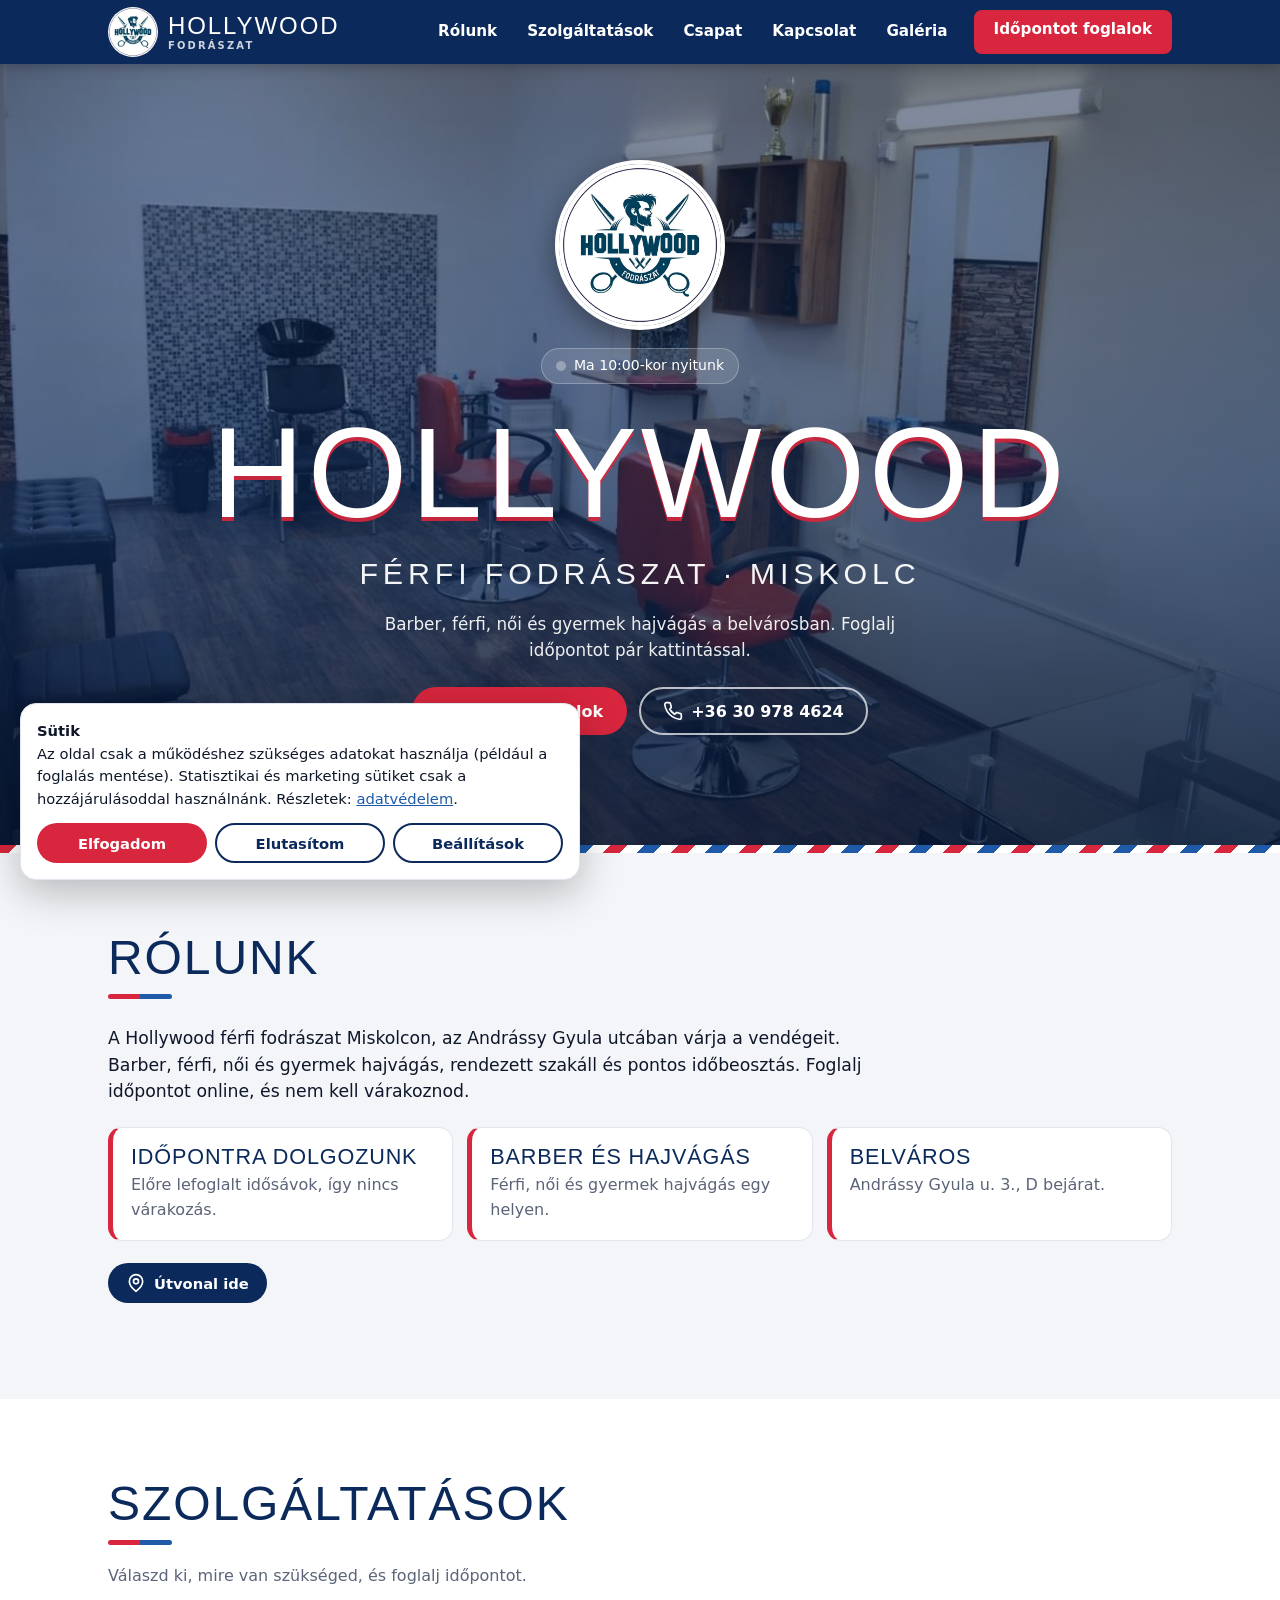
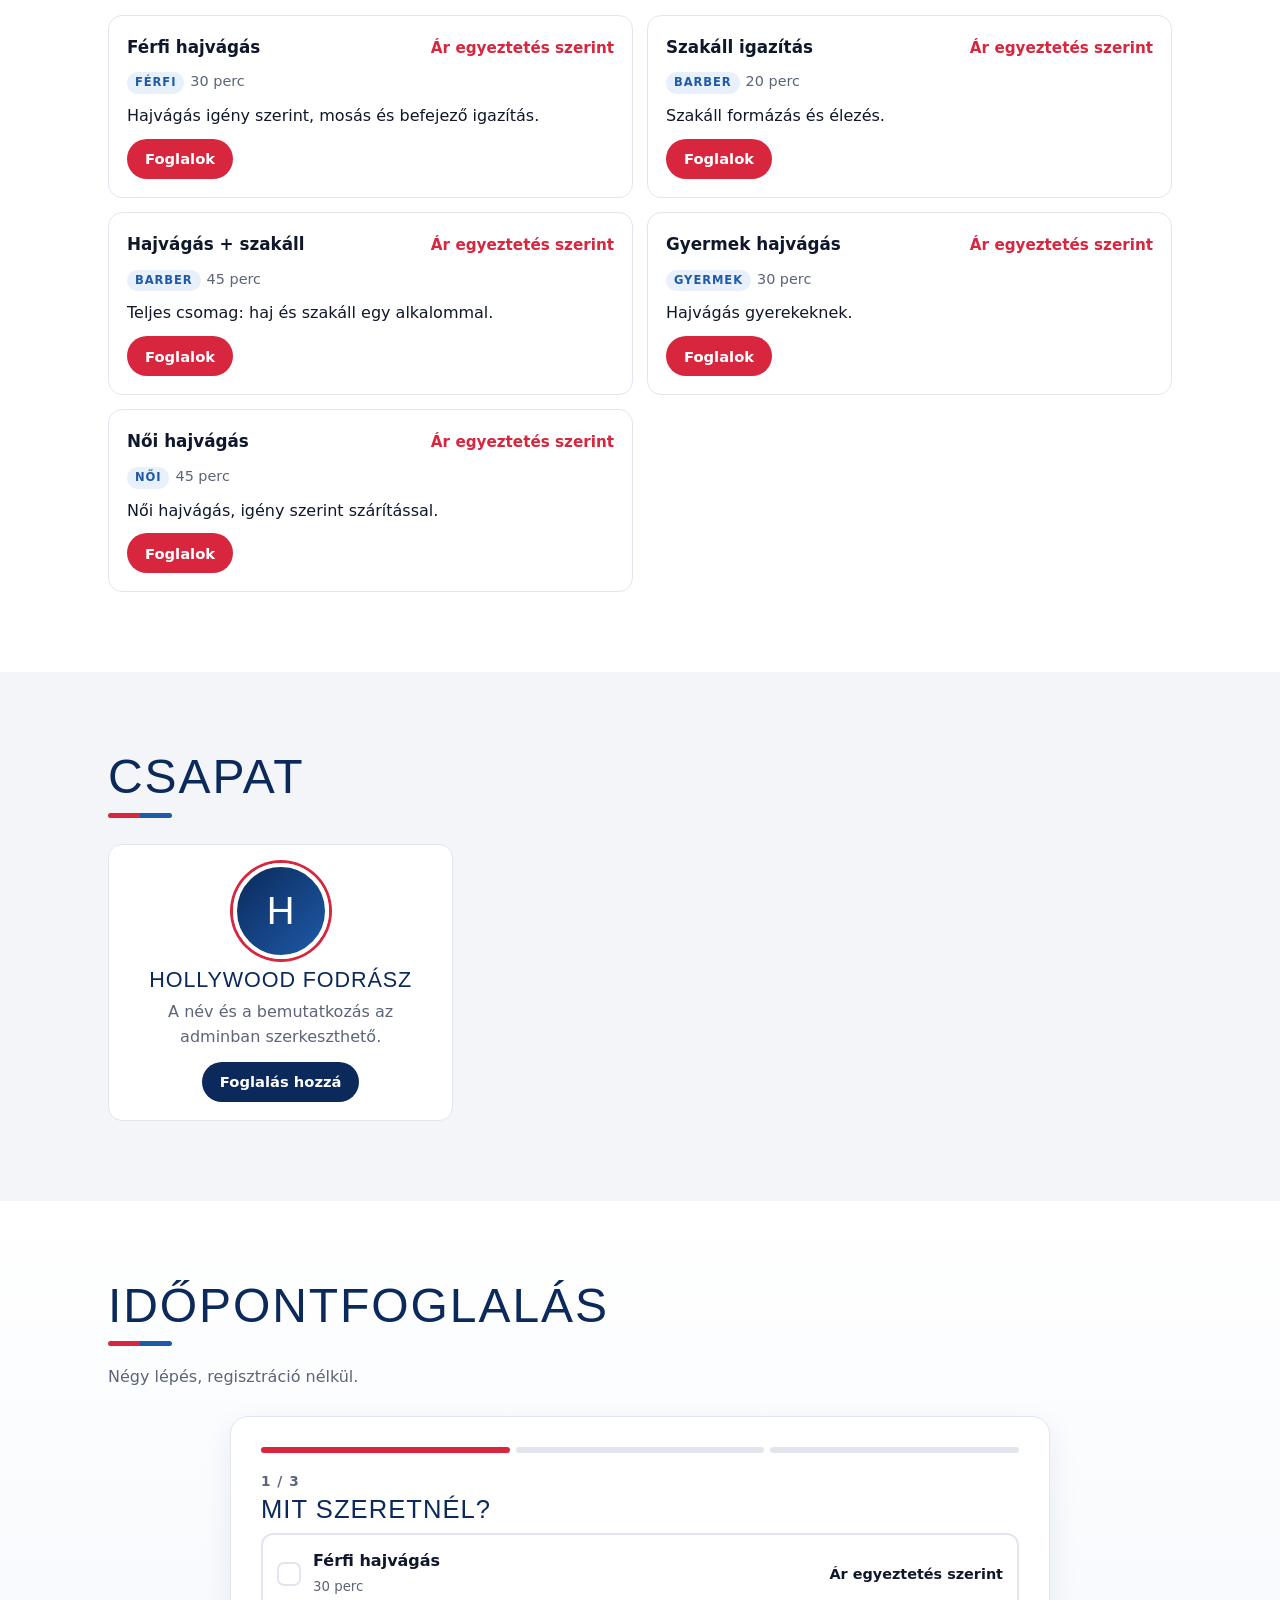
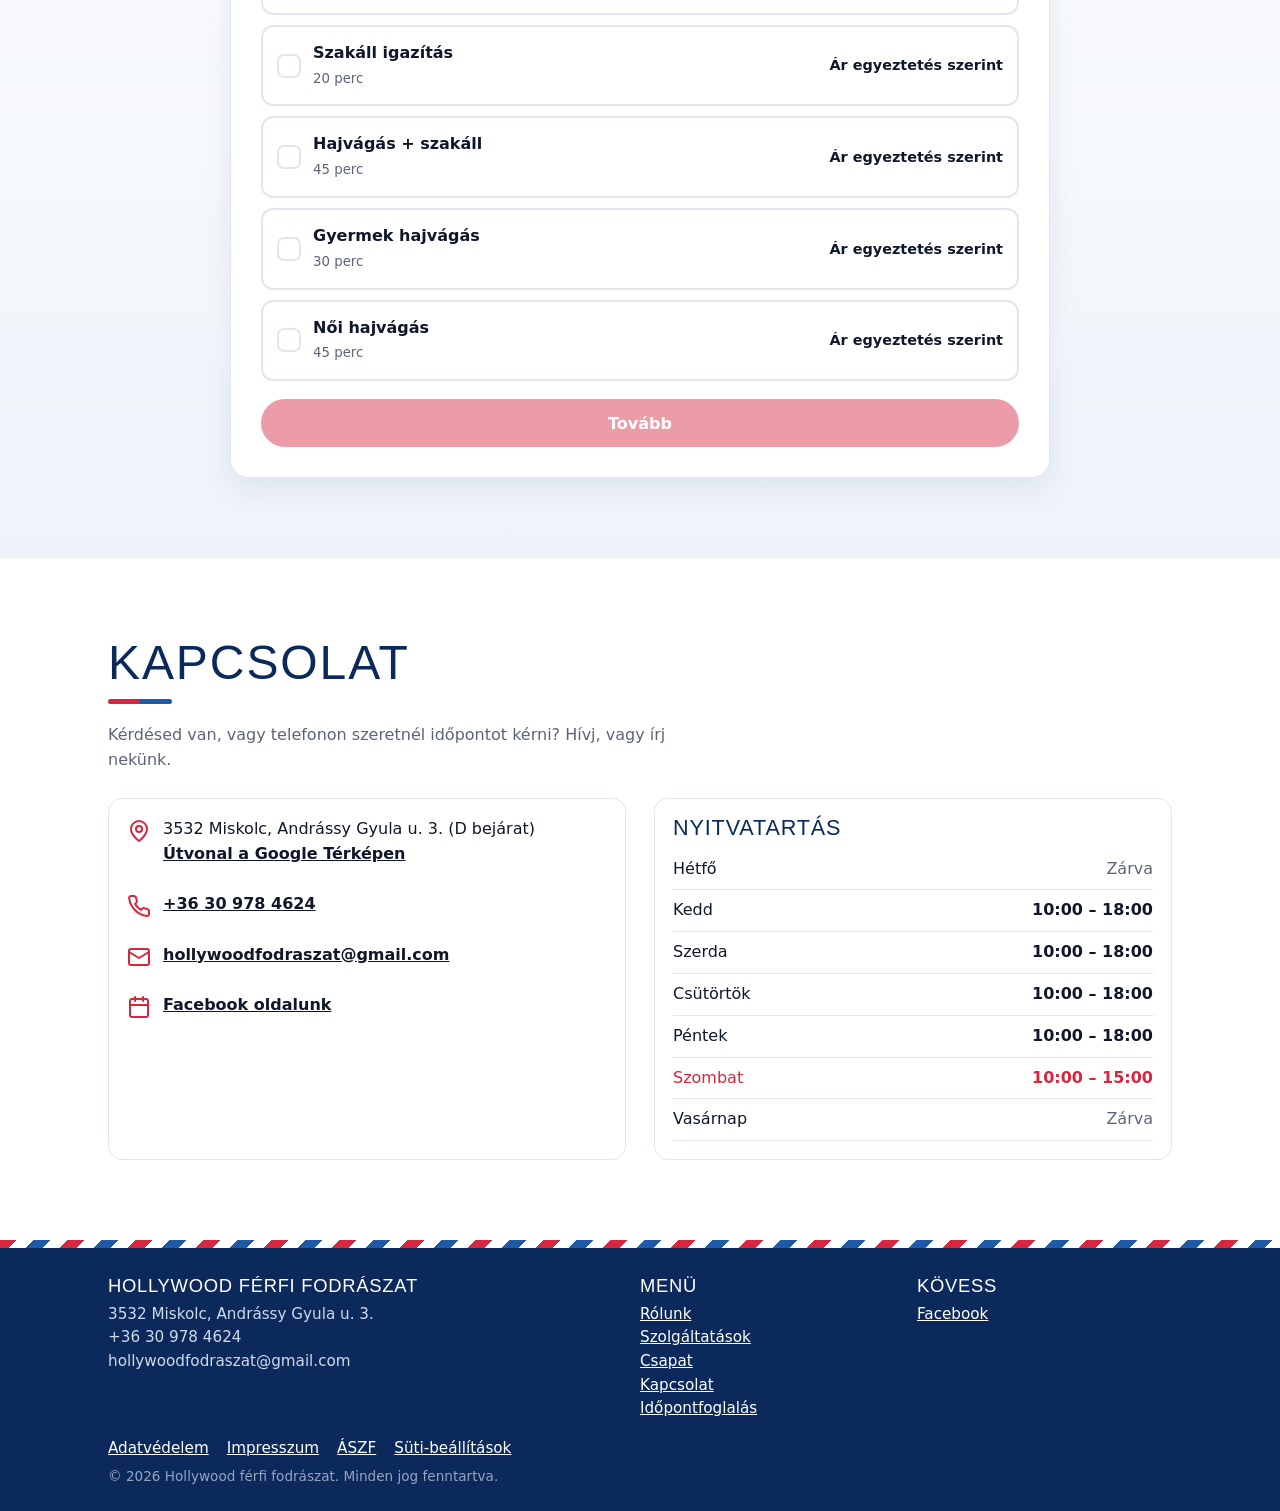
<file: index.html>
<!DOCTYPE html>
<html lang="hu">
<head>
  <meta charset="utf-8">
  <meta name="viewport" content="width=device-width, initial-scale=1, viewport-fit=cover">
  <title>Férfi fodrászat Miskolc, online időpontfoglalás | Hollywood</title>
  <meta name="description" content="Hollywood férfi fodrászat Miskolcon, Andrássy Gyula u. 3. Barber, férfi, női és gyermek hajvágás. Foglalj időpontot online.">
  <meta name="theme-color" content="#0B2A5B">
  <!-- FONTOS: éles indításkor töröld ezt a sort, különben a Google nem indexeli az oldalt. -->
  <meta name="robots" content="noindex, nofollow">
  <meta property="og:title" content="Hollywood férfi fodrászat – Miskolc">
  <meta property="og:description" content="Barber, férfi, női és gyermek hajvágás. Online időpontfoglalás.">
  <meta property="og:type" content="website">
  <meta property="og:locale" content="hu_HU">
  <meta property="og:image" content="assets/img/og.jpg">
  <link rel="icon" type="image/png" href="assets/img/favicon.png">
  <link rel="apple-touch-icon" href="assets/img/apple-touch-icon.png">
  <link rel="stylesheet" href="assets/css/style.css">
  <script type="application/ld+json">
  {
    "@context": "https://schema.org",
    "@type": "HairSalon",
    "name": "Hollywood férfi fodrászat",
    "telephone": "+36309784624",
    "email": "hollywoodfodraszat@gmail.com",
    "priceRange": "$$",
    "address": { "@type": "PostalAddress", "streetAddress": "Andrássy Gyula u. 3.", "addressLocality": "Miskolc", "postalCode": "3532", "addressCountry": "HU" },
    "openingHoursSpecification": [
      { "@type": "OpeningHoursSpecification", "dayOfWeek": ["Tuesday", "Wednesday", "Thursday", "Friday"], "opens": "10:00", "closes": "18:00" },
      { "@type": "OpeningHoursSpecification", "dayOfWeek": "Saturday", "opens": "10:00", "closes": "15:00" }
    ],
    "sameAs": ["https://www.facebook.com/hollywoodfodraszat/"]
  }
  </script>
</head>
<body>
  <a class="skip" href="#foglalas">Ugrás a foglaláshoz</a>

  <header class="site-header">
    <div class="wrap">
      <a class="brand" href="#top" aria-label="Hollywood férfi fodrászat – kezdőlap">
        <span class="brand-logo" id="brandLogo"></span>
        <span class="brand-text" id="brandText">Hollywood<small>Fodrászat</small></span>
      </a>
      <a class="btn btn-line btn-sm gal-btn" id="galBtn" href="galeria.html" hidden>Galéria</a>
      <button class="nav-toggle" id="navToggle" aria-expanded="false" aria-controls="nav" aria-label="Menü">
        <svg viewBox="0 0 24 24" fill="none" stroke="currentColor" stroke-width="2.4" stroke-linecap="round"><path d="M4 7h16M4 12h16M4 17h16"/></svg>
      </button>
      <nav class="nav" id="nav" aria-label="Fő menü"></nav>
    </div>
  </header>

  <main id="top">
    <section class="hero" id="hero"></section>
    <div class="stripe"></div>
    <section id="rolunk"></section>
    <section id="szolgaltatasok" class="alt"></section>
    <section id="csapat"></section>
    <section id="foglalas" class="booking"></section>
    <section id="ajandekkartya" hidden></section>
    <section id="kapcsolat" class="alt"></section>
  </main>

  <footer>
    <div class="stripe" style="margin:-36px 0 28px"></div>
    <div class="wrap">
      <div class="cols" id="footCols"></div>
      <div class="legal-links">
        <a href="adatvedelem.html">Adatvédelem</a>
        <a href="impresszum.html">Impresszum</a>
        <a href="aszf.html">ÁSZF</a>
        <a href="#" id="cookieOpen">Süti-beállítások</a>
      </div>
      <div class="copy" id="copy"></div>
    </div>
  </footer>

  <div class="mobile-bar" id="mobileBar"></div>
  <div class="cookie" id="cookie" hidden></div>
  <div id="toast" class="sr" role="status" aria-live="polite"></div>

  <script src="assets/js/data.js"></script>
  <script src="assets/js/common.js"></script>
  <script src="assets/js/app.js"></script>
</body>
</html>
</file>
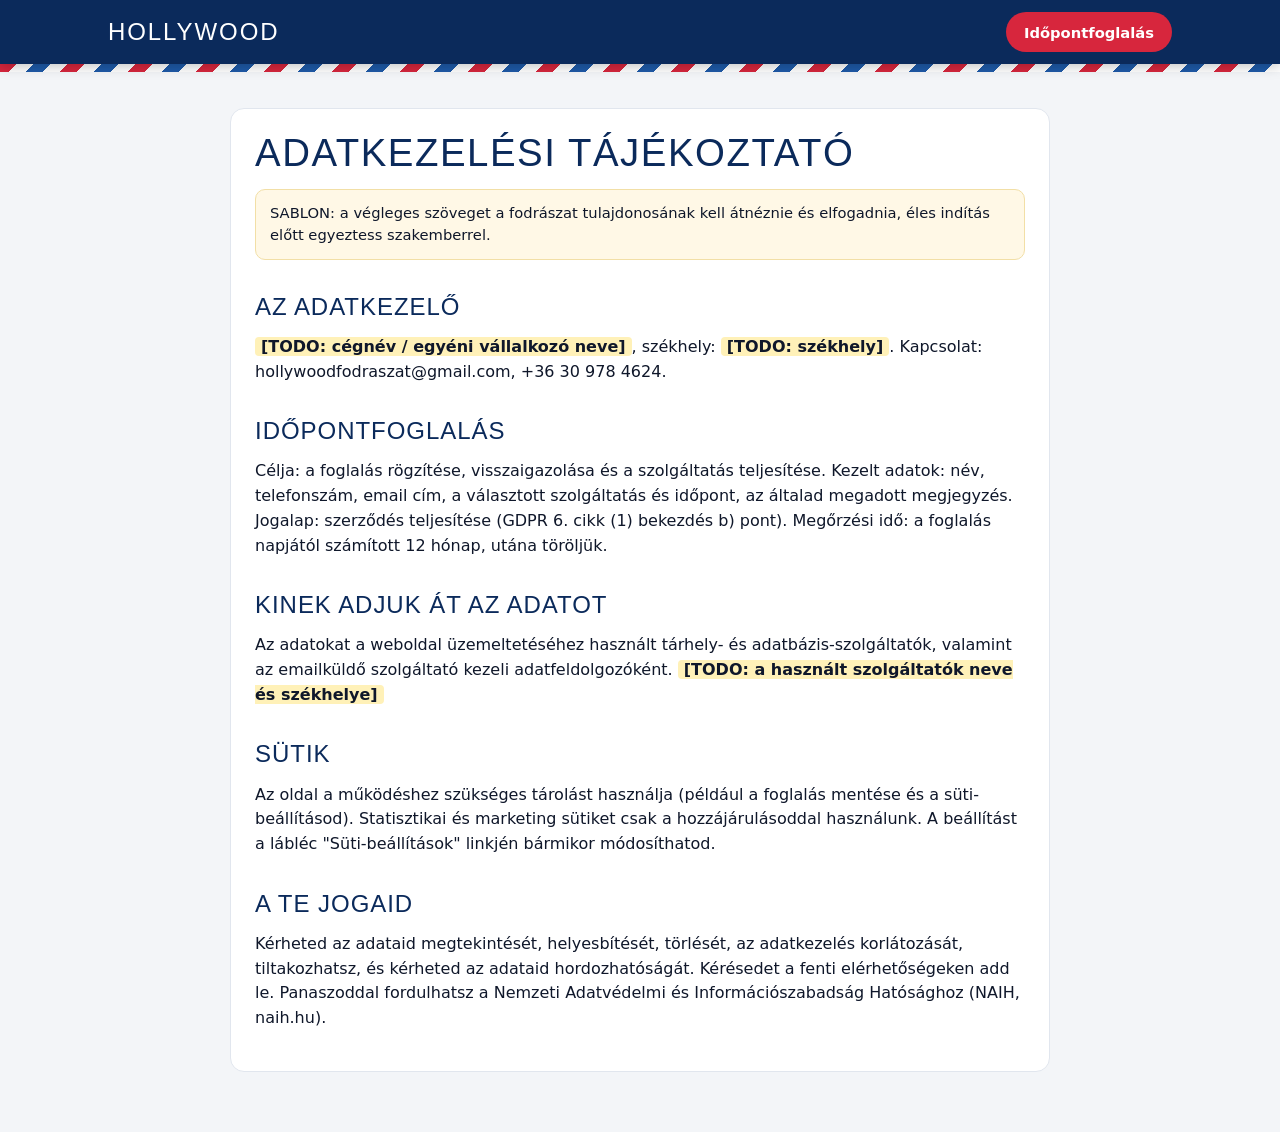
<file: adatvedelem.html>
<!DOCTYPE html>
<html lang="hu">
<head>
  <meta charset="utf-8">
  <meta name="viewport" content="width=device-width, initial-scale=1">
  <meta name="robots" content="noindex">
  <title>Adatkezelési tájékoztató | Hollywood férfi fodrászat</title>
  <link rel="stylesheet" href="assets/css/style.css">
</head>
<body>
  <header class="site-header"><div class="wrap"><a class="brand" href="index.html"><span class="brand-text" id="brandName">Hollywood</span></a><a class="btn btn-red btn-sm" href="index.html#foglalas">Időpontfoglalás</a></div></header>
  <div class="stripe"></div>
  <main class="legal"><div class="wrap"><div class="card">
    <h1>Adatkezelési tájékoztató</h1>
    <p class="draft">SABLON: a végleges szöveget a fodrászat tulajdonosának kell átnéznie és elfogadnia, éles indítás előtt egyeztess szakemberrel.</p>
    <h2>Az adatkezelő</h2>
    <p><span data-f="legal.companyName" data-label="cégnév / egyéni vállalkozó neve"></span>, székhely: <span data-f="legal.seat" data-label="székhely"></span>. Kapcsolat: <span data-f="business.email"></span>, <span data-f="business.phoneDisplay"></span>.</p>
    <h2>Időpontfoglalás</h2>
    <p>Célja: a foglalás rögzítése, visszaigazolása és a szolgáltatás teljesítése. Kezelt adatok: név, telefonszám, email cím, a választott szolgáltatás és időpont, az általad megadott megjegyzés. Jogalap: szerződés teljesítése (GDPR 6. cikk (1) bekezdés b) pont). Megőrzési idő: a foglalás napjától számított <span data-f="legal.retentionMonths"></span> hónap, utána töröljük.</p>
    <h2>Kinek adjuk át az adatot</h2>
    <p>Az adatokat a weboldal üzemeltetéséhez használt tárhely- és adatbázis-szolgáltatók, valamint az emailküldő szolgáltató kezeli adatfeldolgozóként. <span class="todo">[TODO: a használt szolgáltatók neve és székhelye]</span></p>
    <h2>Sütik</h2>
    <p>Az oldal a működéshez szükséges tárolást használja (például a foglalás mentése és a süti-beállításod). Statisztikai és marketing sütiket csak a hozzájárulásoddal használunk. A beállítást a lábléc "Süti-beállítások" linkjén bármikor módosíthatod.</p>
    <h2>A te jogaid</h2>
    <p>Kérheted az adataid megtekintését, helyesbítését, törlését, az adatkezelés korlátozását, tiltakozhatsz, és kérheted az adataid hordozhatóságát. Kérésedet a fenti elérhetőségeken add le. Panaszoddal fordulhatsz a Nemzeti Adatvédelmi és Információszabadság Hatósághoz (NAIH, naih.hu).</p>
  </div></div></main>
  <script src="assets/js/data.js"></script>
  <script src="assets/js/common.js"></script>
  <script src="assets/js/legal.js"></script>
</body>
</html>
</file>
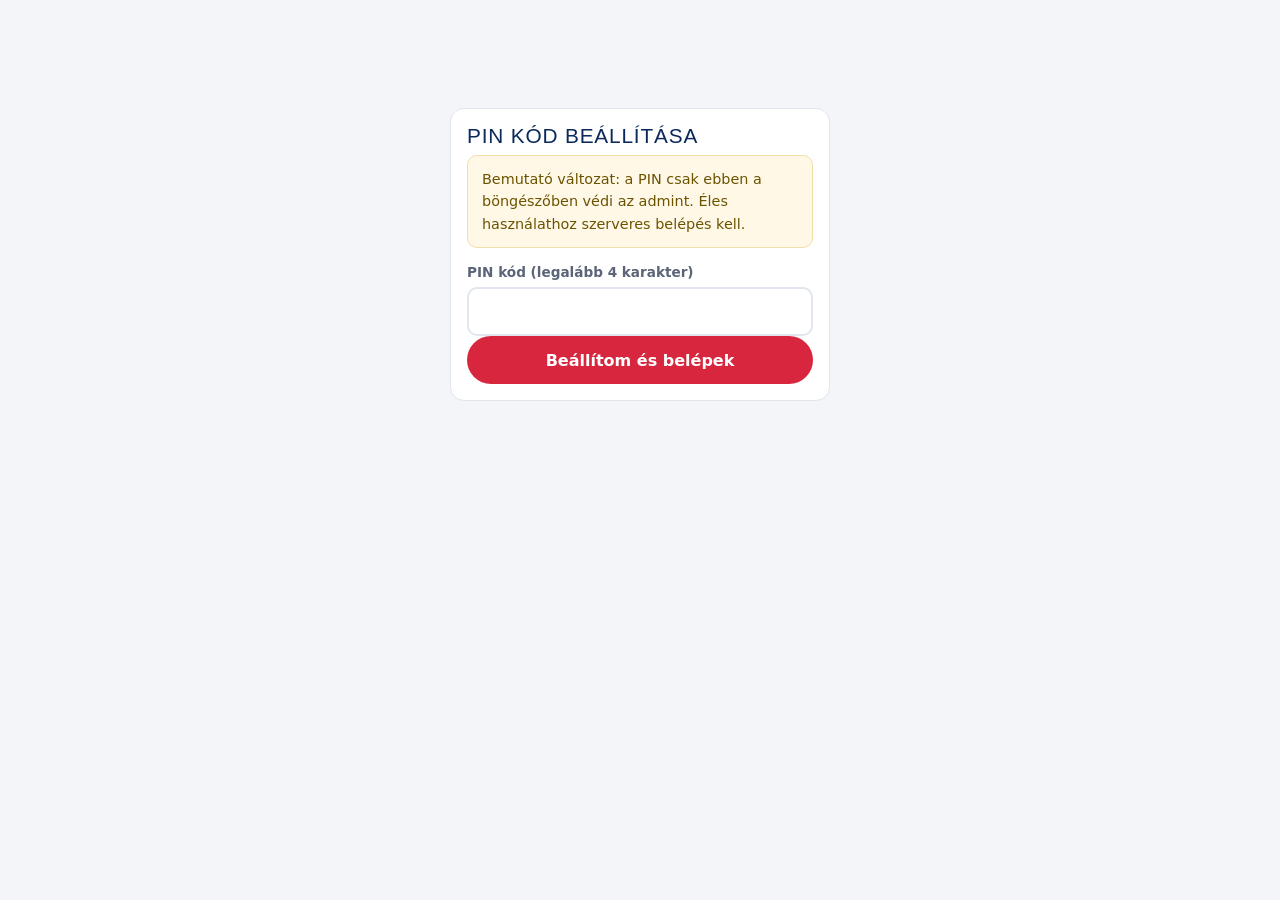
<file: admin.html>
<!DOCTYPE html>
<html lang="hu">
<head>
  <meta charset="utf-8">
  <meta name="viewport" content="width=device-width, initial-scale=1, viewport-fit=cover">
  <meta name="robots" content="noindex, nofollow">
  <title>Admin | Hollywood fodrászat</title>
  <link rel="stylesheet" href="assets/css/style.css">
  <link rel="stylesheet" href="assets/css/admin.css">
</head>
<body class="admin">
  <div id="app"></div>
  <div id="toast" role="status" aria-live="polite"></div>
  <script src="assets/js/data.js"></script>
  <script src="assets/js/common.js"></script>
  <script src="assets/js/admin.js"></script>
</body>
</html>
</file>
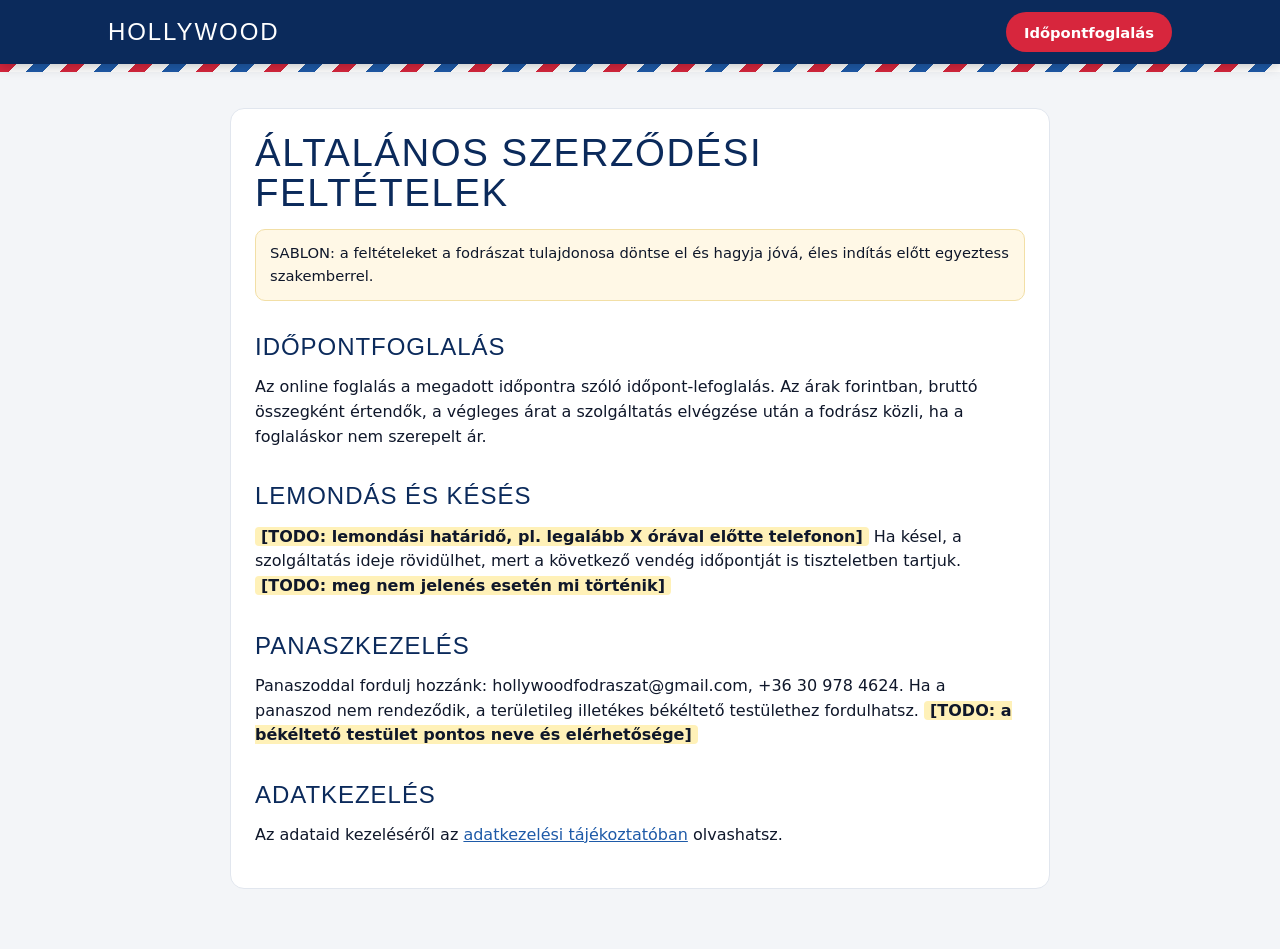
<file: aszf.html>
<!DOCTYPE html>
<html lang="hu">
<head>
  <meta charset="utf-8">
  <meta name="viewport" content="width=device-width, initial-scale=1">
  <meta name="robots" content="noindex">
  <title>ÁSZF | Hollywood férfi fodrászat</title>
  <link rel="stylesheet" href="assets/css/style.css">
</head>
<body>
  <header class="site-header"><div class="wrap"><a class="brand" href="index.html"><span class="brand-text" id="brandName">Hollywood</span></a><a class="btn btn-red btn-sm" href="index.html#foglalas">Időpontfoglalás</a></div></header>
  <div class="stripe"></div>
  <main class="legal"><div class="wrap"><div class="card">
    <h1>Általános szerződési feltételek</h1>
    <p class="draft">SABLON: a feltételeket a fodrászat tulajdonosa döntse el és hagyja jóvá, éles indítás előtt egyeztess szakemberrel.</p>
    <h2>Időpontfoglalás</h2>
    <p>Az online foglalás a megadott időpontra szóló időpont-lefoglalás. Az árak forintban, bruttó összegként értendők, a végleges árat a szolgáltatás elvégzése után a fodrász közli, ha a foglaláskor nem szerepelt ár.</p>
    <h2>Lemondás és késés</h2>
    <p><span class="todo">[TODO: lemondási határidő, pl. legalább X órával előtte telefonon]</span> Ha késel, a szolgáltatás ideje rövidülhet, mert a következő vendég időpontját is tiszteletben tartjuk. <span class="todo">[TODO: meg nem jelenés esetén mi történik]</span></p>
    <h2>Panaszkezelés</h2>
    <p>Panaszoddal fordulj hozzánk: <span data-f="business.email"></span>, <span data-f="business.phoneDisplay"></span>. Ha a panaszod nem rendeződik, a területileg illetékes békéltető testülethez fordulhatsz. <span class="todo">[TODO: a békéltető testület pontos neve és elérhetősége]</span></p>
    <h2>Adatkezelés</h2>
    <p>Az adataid kezeléséről az <a href="adatvedelem.html">adatkezelési tájékoztatóban</a> olvashatsz.</p>
  </div></div></main>
  <script src="assets/js/data.js"></script>
  <script src="assets/js/common.js"></script>
  <script src="assets/js/legal.js"></script>
</body>
</html>
</file>
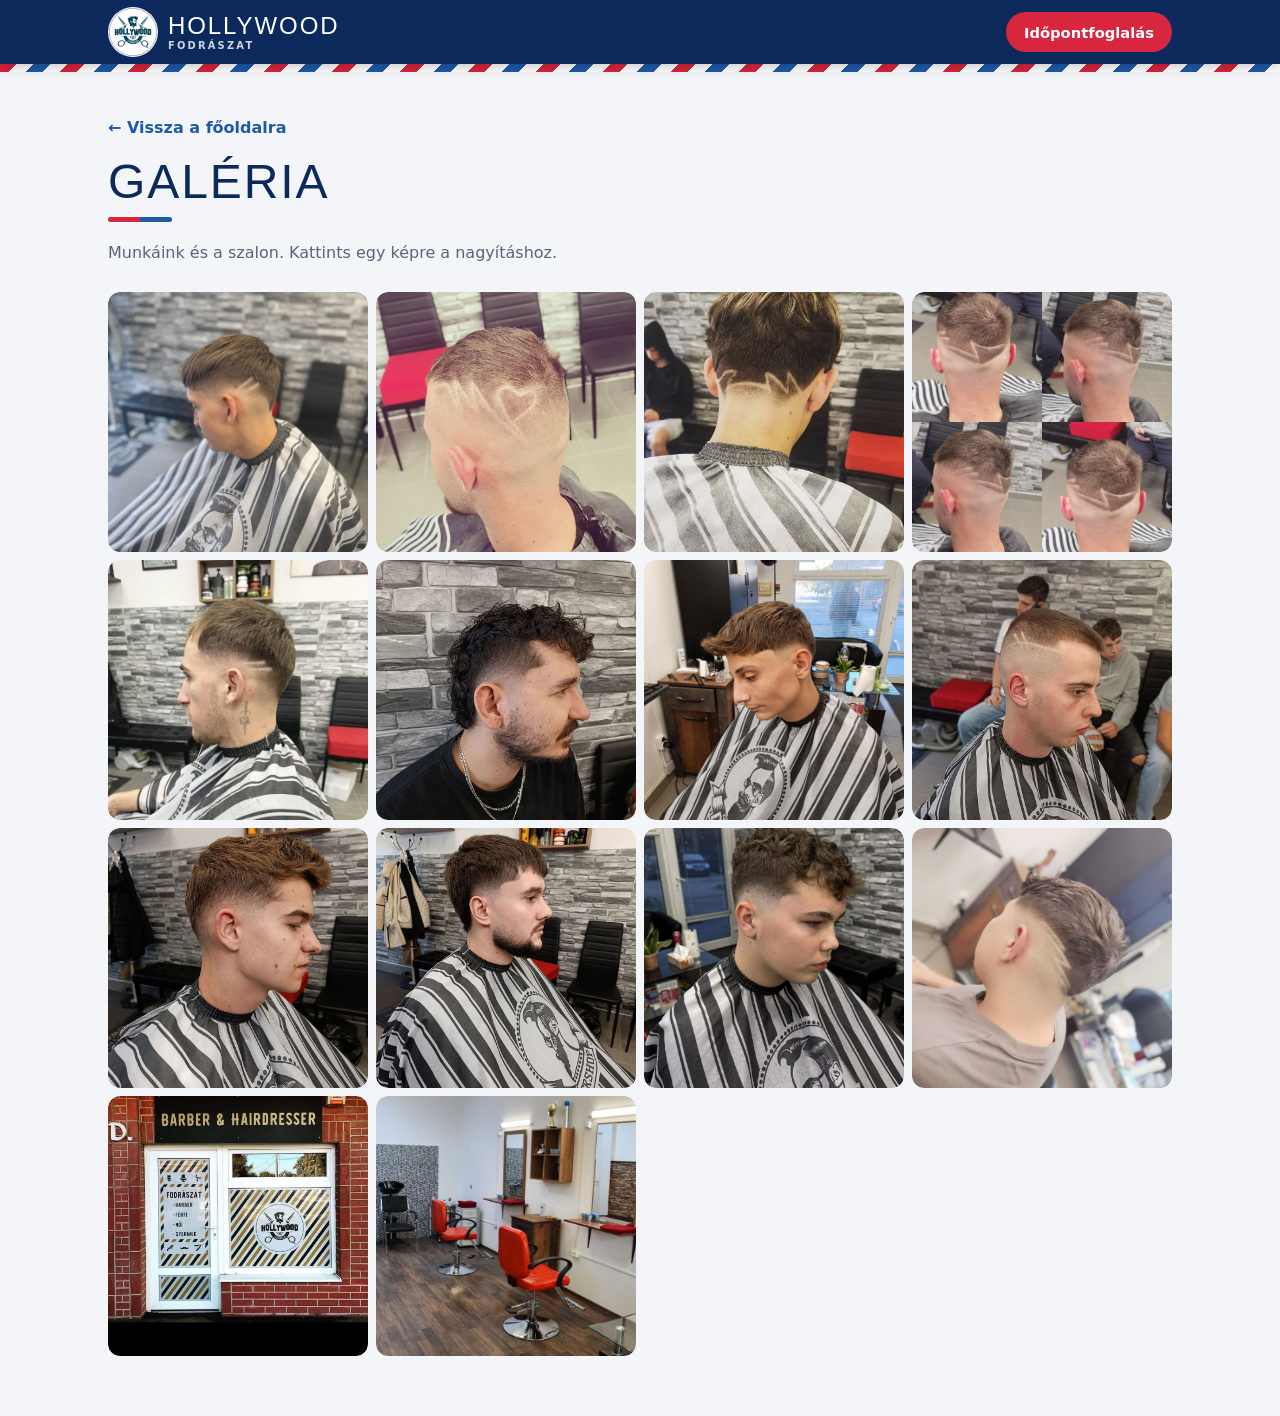
<file: galeria.html>
<!DOCTYPE html>
<html lang="hu">
<head>
  <meta charset="utf-8">
  <meta name="viewport" content="width=device-width, initial-scale=1, viewport-fit=cover">
  <meta name="robots" content="noindex, nofollow">
  <title>Galéria | Hollywood férfi fodrászat</title>
  <meta name="theme-color" content="#0B2A5B">
  <link rel="icon" type="image/png" href="assets/img/favicon.png">
  <link rel="stylesheet" href="assets/css/style.css">
</head>
<body>
  <header class="site-header"><div class="wrap">
    <a class="brand" href="index.html" aria-label="Vissza a kezdőlapra"><span class="brand-logo" id="brandLogo"></span><span class="brand-text" id="brandText">Hollywood<small>Fodrászat</small></span></a>
    <a class="btn btn-red btn-sm" href="index.html#foglalas">Időpontfoglalás</a>
  </div></header>
  <div class="stripe"></div>
  <main class="gallery-page"><div class="wrap">
    <p><a class="back" href="index.html">&larr; Vissza a főoldalra</a></p>
    <div class="sec-head"><h2>Galéria</h2><p>Munkáink és a szalon. Kattints egy képre a nagyításhoz.</p></div>
    <div class="grid gallery" id="galGrid"></div>
  </div></main>
  <script src="assets/js/data.js"></script>
  <script src="assets/js/common.js"></script>
  <script src="assets/js/gallery.js"></script>
</body>
</html>
</file>
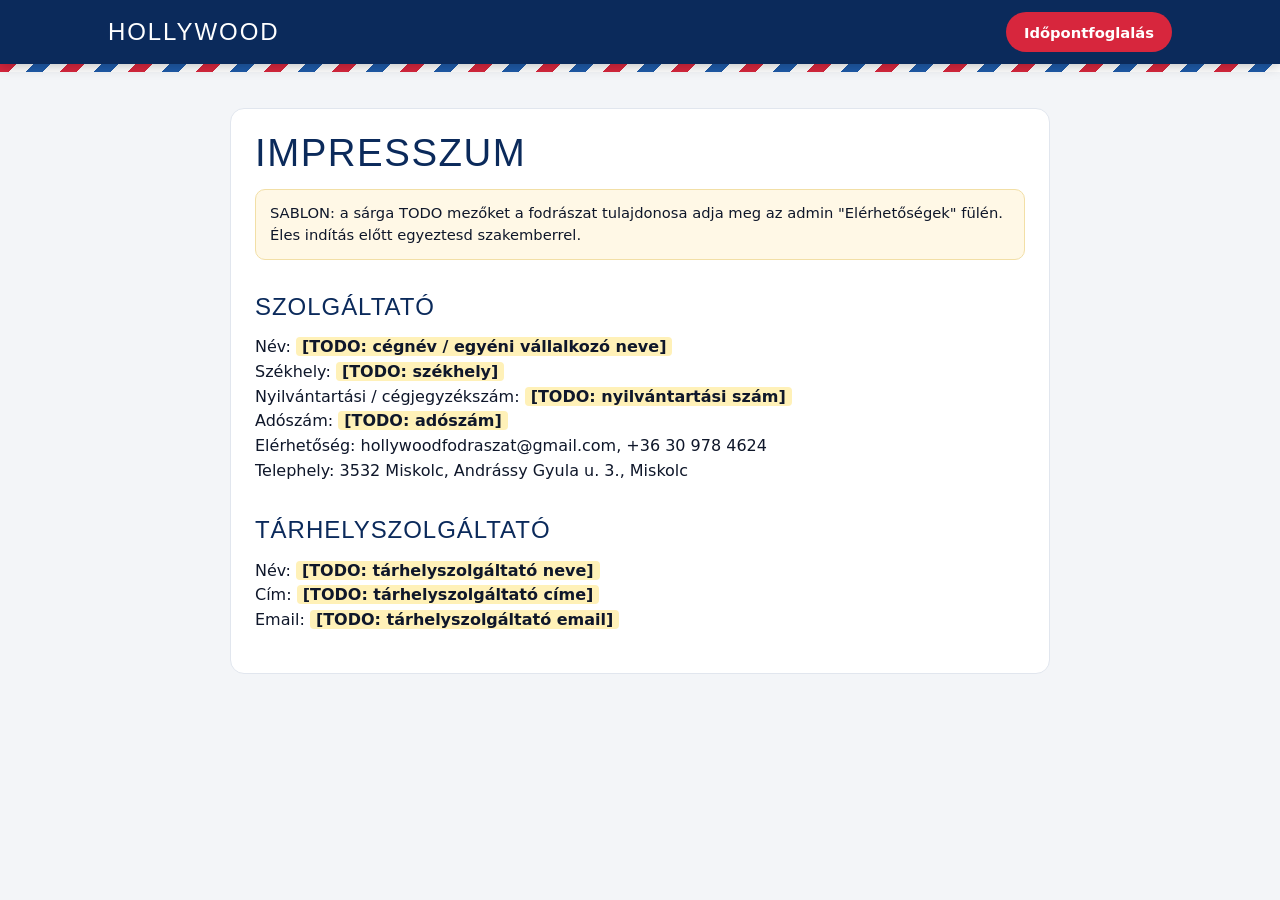
<file: impresszum.html>
<!DOCTYPE html>
<html lang="hu">
<head>
  <meta charset="utf-8">
  <meta name="viewport" content="width=device-width, initial-scale=1">
  <meta name="robots" content="noindex">
  <title>Impresszum | Hollywood férfi fodrászat</title>
  <link rel="stylesheet" href="assets/css/style.css">
</head>
<body>
  <header class="site-header"><div class="wrap"><a class="brand" href="index.html"><span class="brand-text" id="brandName">Hollywood</span></a><a class="btn btn-red btn-sm" href="index.html#foglalas">Időpontfoglalás</a></div></header>
  <div class="stripe"></div>
  <main class="legal"><div class="wrap"><div class="card">
    <h1>Impresszum</h1>
    <p class="draft">SABLON: a sárga TODO mezőket a fodrászat tulajdonosa adja meg az admin "Elérhetőségek" fülén. Éles indítás előtt egyeztesd szakemberrel.</p>
    <h2>Szolgáltató</h2>
    <p>Név: <span data-f="legal.companyName" data-label="cégnév / egyéni vállalkozó neve"></span><br>
    Székhely: <span data-f="legal.seat" data-label="székhely"></span><br>
    Nyilvántartási / cégjegyzékszám: <span data-f="legal.regNumber" data-label="nyilvántartási szám"></span><br>
    Adószám: <span data-f="legal.taxNumber" data-label="adószám"></span><br>
    Elérhetőség: <span data-f="business.email"></span>, <span data-f="business.phoneDisplay"></span><br>
    Telephely: <span data-f="business.address"></span>, Miskolc</p>
    <h2>Tárhelyszolgáltató</h2>
    <p>Név: <span data-f="legal.hostName" data-label="tárhelyszolgáltató neve"></span><br>
    Cím: <span data-f="legal.hostAddress" data-label="tárhelyszolgáltató címe"></span><br>
    Email: <span data-f="legal.hostEmail" data-label="tárhelyszolgáltató email"></span></p>
  </div></div></main>
  <script src="assets/js/data.js"></script>
  <script src="assets/js/common.js"></script>
  <script src="assets/js/legal.js"></script>
</body>
</html>
</file>
<file: assets/css/style.css>
/* Hollywood férfi fodrászat – stílus. Mobil first, 860px-től asztali elrendezés. */
:root {
  --blue: #0B2A5B;
  --blue2: #1E5AA8;
  --red: #D7263D;
  --ink: #0F172A;
  --muted: #5B6478;
  --bg: #F3F5F8;
  --card: #FFFFFF;
  --line: #E1E6EE;
  --radius: 14px;
  --head: "Bebas Neue", "Oswald", Impact, "Arial Narrow Bold", "Arial Narrow", sans-serif;
  --body: system-ui, -apple-system, "Segoe UI", Roboto, "Helvetica Neue", Arial, sans-serif;
}
* { box-sizing: border-box; }
html { scroll-behavior: smooth; scroll-padding-top: 76px; -webkit-text-size-adjust: 100%; }
body { margin: 0; font-family: var(--body); color: var(--ink); background: var(--bg); line-height: 1.55; padding-bottom: 76px; }
img { max-width: 100%; display: block; }
a { color: var(--blue2); }
h1, h2, h3 { font-family: var(--head); letter-spacing: .04em; text-transform: uppercase; line-height: 1.05; margin: 0 0 .4em; font-weight: 400; }
h2 { font-size: clamp(2rem, 7vw, 3rem); color: var(--blue); }
h3 { font-size: 1.35rem; color: var(--blue); }
.wrap { width: 100%; max-width: 1100px; margin: 0 auto; padding: 0 18px; }
.sr { position: absolute; left: -9999px; }
.skip { position: absolute; left: -9999px; top: 0; background: #fff; padding: 8px 12px; z-index: 100; }
.skip:focus { left: 8px; top: 8px; }
:focus-visible { outline: 3px solid var(--red); outline-offset: 2px; }

/* barber csík */
.stripe { height: 8px; background: repeating-linear-gradient(135deg, var(--red) 0 12px, #fff 12px 24px, var(--blue2) 24px 36px, #fff 36px 48px); }

/* gombok */
.btn { display: inline-flex; align-items: center; justify-content: center; gap: 8px; min-height: 48px; padding: 12px 22px; border-radius: 999px; border: 2px solid transparent;
  font: 700 1rem var(--body); text-decoration: none; cursor: pointer; transition: transform .1s, background .15s; text-align: center; }
.btn svg { width: 20px; height: 20px; flex: none; }
.btn { white-space: nowrap; }
.btn:active { transform: scale(.98); }
.btn-red { background: var(--red); color: #fff; }
.btn-red:hover { filter: brightness(1.08); }
.btn-blue { background: var(--blue); color: #fff; }
.btn-line { background: transparent; color: #fff; border-color: rgba(255,255,255,.7); }
.btn-line.dark { color: var(--blue); border-color: var(--blue); }
.btn-sm { min-height: 40px; padding: 8px 16px; font-size: .92rem; }
.btn[disabled] { opacity: .45; cursor: not-allowed; }

/* fejléc */
.site-header { position: sticky; top: 0; z-index: 50; background: var(--blue); color: #fff; box-shadow: 0 2px 12px rgba(0,0,0,.25); }
.site-header .wrap { display: flex; align-items: center; justify-content: space-between; min-height: 64px; }
.brand { display: flex; align-items: center; gap: 10px; color: #fff; text-decoration: none; }
.brand-logo { width: 50px; height: 50px; border-radius: 50%; background: #fff; display: grid; place-items: center; overflow: hidden; flex: none; }
.brand-logo img { width: 100%; height: 100%; object-fit: cover; }
.brand-text { font-family: var(--head); font-size: 1.5rem; letter-spacing: .08em; text-transform: uppercase; line-height: 1; }
.brand-text small { display: block; font: 600 .62rem var(--body); letter-spacing: .22em; opacity: .8; margin-top: 2px; }
.gal-btn { margin-left: auto; margin-right: 6px; min-height: 40px; }
.gal-btn[hidden] { display: none; }
.nav-toggle { background: none; border: 0; color: #fff; width: 48px; height: 48px; display: grid; place-items: center; cursor: pointer; border-radius: 10px; }
.nav-toggle svg { width: 28px; height: 28px; }
.nav { display: none; position: absolute; left: 0; right: 0; top: 100%; background: var(--blue); padding: 8px 18px 18px; border-top: 1px solid rgba(255,255,255,.15); }
.nav.open { display: block; }
.nav a { display: block; color: #fff; text-decoration: none; padding: 14px 4px; font-weight: 600; border-bottom: 1px solid rgba(255,255,255,.12); }
.nav .btn { margin-top: 14px; width: 100%; border: 0; }

/* hero */
.hero { position: relative; color: #fff; text-align: center; padding: 56px 0 64px; overflow: hidden;
  background: linear-gradient(160deg, var(--blue) 0%, #07193a 100%); }
.hero-bg { position: absolute; inset: 0; background: center / cover no-repeat; }
.hero::before { content: ""; position: absolute; inset: 0; z-index: 1;
  background: linear-gradient(180deg, rgba(7,25,58,.50) 0%, rgba(11,42,91,.62) 55%, rgba(7,25,58,.82) 100%); }
.hero-logo { width: 130px; height: 130px; border-radius: 50%; background: #fff; object-fit: cover; margin: 0 auto 18px; display: block; border: 4px solid #fff; box-shadow: 0 8px 28px rgba(0,0,0,.4); }
.hero .wrap { position: relative; z-index: 2; }
.hero h1 { font-size: clamp(2.4rem, 11.5vw, 8rem); letter-spacing: .03em; white-space: nowrap; margin: 0; text-shadow: 0 4px 0 rgba(215,38,61,.9); }
.hero .sub { font-family: var(--head); font-size: clamp(1rem, 4.4vw, 1.9rem); letter-spacing: .16em; text-transform: uppercase; opacity: .95; margin: 10px 0 14px; }
.hero p { max-width: 560px; margin: 0 auto 24px; font-size: 1.05rem; opacity: .92; }
.hero .actions { display: flex; flex-direction: column; gap: 12px; max-width: 360px; margin: 0 auto; }
.status { display: inline-flex; align-items: center; gap: 8px; background: rgba(255,255,255,.12); border: 1px solid rgba(255,255,255,.25); padding: 6px 14px; border-radius: 999px; font-size: .88rem; margin-bottom: 22px; }
.dot { width: 10px; height: 10px; border-radius: 50%; background: #9aa3b5; }
.dot.on { background: #3ddc84; box-shadow: 0 0 0 4px rgba(61,220,132,.25); }

/* szekciók */
section { padding: 52px 0; }
.sec-head { margin-bottom: 26px; }
.sec-head p { color: var(--muted); margin: 0; max-width: 620px; }
.sec-head h2::after { content: ""; display: block; width: 64px; height: 5px; margin-top: 10px; border-radius: 3px; background: linear-gradient(90deg, var(--red) 50%, var(--blue2) 50%); }
.grid { display: grid; gap: 14px; }
.card { background: var(--card); border: 1px solid var(--line); border-radius: var(--radius); padding: 18px; }
.about-text { font-size: 1.08rem; max-width: 760px; }
.features { grid-template-columns: 1fr; margin-top: 22px; }
.feature { border-left: 5px solid var(--red); }
.feature h3 { margin-bottom: 4px; }
.feature p { margin: 0; color: var(--muted); }
.alt { background: #fff; }

/* szolgáltatások */
.svc { display: flex; flex-direction: column; gap: 10px; }
.svc-top { display: flex; justify-content: space-between; align-items: baseline; gap: 12px; }
.svc-name { font-weight: 700; font-size: 1.05rem; }
.svc-price { font-weight: 800; color: var(--red); white-space: nowrap; font-size: .95rem; }
.svc-meta { color: var(--muted); font-size: .9rem; }
.svc .tag { display: inline-block; font-size: .72rem; font-weight: 700; letter-spacing: .08em; text-transform: uppercase; color: var(--blue2); background: #E8F0FB; padding: 2px 8px; border-radius: 999px; margin-right: 6px; }

/* csapat */
.staff { text-align: center; }
.avatar { width: 96px; height: 96px; border-radius: 50%; margin: 0 auto 10px; background: linear-gradient(135deg, var(--blue), var(--blue2)); color: #fff; display: grid; place-items: center; font: 400 2.4rem var(--head); overflow: hidden; border: 4px solid #fff; box-shadow: 0 0 0 3px var(--red); }
.avatar img { width: 100%; height: 100%; object-fit: cover; }
.staff p { color: var(--muted); margin: 6px 0 12px; }

/* foglalás */
.booking { background: linear-gradient(180deg, #fff, #EEF3FA); }
.book-card { background: #fff; border: 1px solid var(--line); border-radius: 18px; padding: 16px; box-shadow: 0 10px 30px rgba(11,42,91,.08); }
.steps { display: flex; gap: 6px; margin-bottom: 18px; }
.step { flex: 1; height: 6px; border-radius: 3px; background: var(--line); }
.step.done { background: var(--blue2); }
.step.now { background: var(--red); }
.step-label { font-weight: 700; color: var(--muted); font-size: .85rem; letter-spacing: .08em; text-transform: uppercase; margin-bottom: 4px; }
.book-card h3 { font-size: 1.6rem; }
.opt { display: flex; gap: 12px; align-items: center; width: 100%; text-align: left; padding: 14px; background: #fff; border: 2px solid var(--line); border-radius: 12px; cursor: pointer; font: inherit; color: inherit; margin-bottom: 10px; min-height: 60px; }
.opt:hover { border-color: var(--blue2); }
.opt.sel { border-color: var(--red); background: #FFF5F6; }
.opt .tick { width: 24px; height: 24px; border-radius: 7px; border: 2px solid var(--line); flex: none; display: grid; place-items: center; color: #fff; font-weight: 800; font-size: .9rem; }
.opt.sel .tick { background: var(--red); border-color: var(--red); }
.opt.radio .tick { border-radius: 50%; }
.opt b { display: block; }
.opt small { color: var(--muted); }
.opt .right { margin-left: auto; text-align: right; font-weight: 700; font-size: .9rem; white-space: nowrap; }
.days { display: flex; gap: 8px; overflow-x: auto; padding: 4px 2px 10px; scroll-snap-type: x proximity; -webkit-overflow-scrolling: touch; }
.day { flex: none; width: 64px; padding: 10px 0; border: 2px solid var(--line); border-radius: 12px; background: #fff; cursor: pointer; text-align: center; font: inherit; color: inherit; scroll-snap-align: start; }
.day span { display: block; font-size: .72rem; text-transform: uppercase; letter-spacing: .06em; color: var(--muted); }
.day b { display: block; font-size: 1.35rem; line-height: 1.2; }
.day.sel { background: var(--blue); border-color: var(--blue); color: #fff; }
.day.sel span { color: #cdd8ee; }
.slots { display: grid; grid-template-columns: repeat(3, 1fr); gap: 8px; margin-top: 8px; }
.slot { min-height: 48px; border: 2px solid var(--line); border-radius: 10px; background: #fff; font: 700 1rem var(--body); cursor: pointer; color: var(--ink); }
.slot:hover { border-color: var(--blue2); }
.slot.sel { background: var(--red); border-color: var(--red); color: #fff; }
.empty { padding: 16px; background: #F7F8FB; border-radius: 10px; color: var(--muted); }
.nav-row { display: flex; gap: 10px; margin-top: 18px; }
.nav-row .btn { flex: 1; }
.summary { background: #F3F7FD; border: 1px solid #D6E3F6; border-radius: 12px; padding: 14px; margin-bottom: 16px; }
.summary div { display: flex; justify-content: space-between; gap: 10px; padding: 3px 0; }
.summary span { color: var(--muted); }
label.f { display: block; margin-bottom: 14px; font-weight: 700; font-size: .92rem; }
.in { width: 100%; padding: 13px 14px; border: 2px solid var(--line); border-radius: 10px; font: 400 1rem var(--body); background: #fff; color: var(--ink); margin-top: 6px; min-height: 48px; }
.in:focus { border-color: var(--blue2); outline: none; }
textarea.in { min-height: 90px; resize: vertical; }
.check { display: flex; gap: 10px; align-items: flex-start; font-size: .92rem; margin: 6px 0 16px; }
.check input { width: 22px; height: 22px; margin-top: 2px; flex: none; accent-color: var(--red); }
.hp { position: absolute; left: -9999px; }
.err { color: #B4162C; font-weight: 700; margin: 0 0 12px; }
.ok-box { text-align: center; padding: 10px 0; }
.ok-icon { width: 72px; height: 72px; border-radius: 50%; background: #E6F8EE; color: #138A4B; display: grid; place-items: center; font-size: 2.2rem; margin: 0 auto 12px; }
.notice { background: #FFF8E6; border: 1px solid #F2DFA6; color: #6B5300; padding: 12px 14px; border-radius: 10px; font-size: .9rem; margin-top: 14px; text-align: left; }
.code { font: 800 1.6rem var(--head); letter-spacing: .15em; color: var(--blue); }

/* galéria */
.gallery { grid-template-columns: repeat(2, 1fr); gap: 8px; }
.gal-item { padding: 0; border: 0; background: none; cursor: zoom-in; border-radius: 12px; overflow: hidden; display: block; }
.gallery img { width: 100%; aspect-ratio: 1; object-fit: cover; border-radius: 12px; transition: transform .25s; display: block; }
.gal-item:hover img { transform: scale(1.05); }
.lightbox { position: fixed; inset: 0; z-index: 200; background: rgba(5,12,28,.94); display: flex; align-items: center; justify-content: center; }
.lightbox[hidden] { display: none; }
.lightbox > img { max-width: 94vw; max-height: 86vh; object-fit: contain; border-radius: 8px; }
.lb-btn { position: absolute; background: rgba(255,255,255,.14); color: #fff; border: 0; width: 48px; height: 48px; border-radius: 50%; font-size: 2rem; line-height: 1; cursor: pointer; }
.lb-btn:hover { background: var(--red); }
.lb-close { top: 14px; right: 14px; } .lb-prev { left: 10px; } .lb-next { right: 10px; }
.lb-count { position: absolute; bottom: 14px; color: #fff; font-size: .9rem; opacity: .85; }

/* ajándékkártya */
.gift { display: grid; gap: 12px; background: linear-gradient(135deg, var(--blue), var(--blue2)); color: #fff; border-radius: 18px; padding: 26px; }
.gift h2 { color: #fff; } .gift h2::after { display: none; }

/* kapcsolat */
.contact-grid { display: grid; gap: 14px; }
.ci { display: flex; gap: 12px; align-items: flex-start; }
.ci svg { width: 24px; height: 24px; flex: none; color: var(--red); margin-top: 2px; }
.ci a { color: inherit; font-weight: 700; }
.hours-t { width: 100%; border-collapse: collapse; }
.hours-t td { padding: 8px 0; border-bottom: 1px solid var(--line); }
.hours-t td:last-child { text-align: right; font-weight: 700; }
.hours-t tr.today td { color: var(--red); }
.hours-t .closed { color: var(--muted); font-weight: 400; }

/* lábléc */
footer { background: var(--blue); color: #cfd9ec; padding: 36px 0 24px; font-size: .95rem; }
footer a { color: #fff; }
footer .cols { display: grid; gap: 22px; }
footer h3 { color: #fff; font-size: 1.15rem; }
.legal-links { display: flex; flex-wrap: wrap; gap: 6px 18px; margin: 16px 0 6px; }
.copy { opacity: .7; font-size: .85rem; }

/* mobil akciósáv */
.mobile-bar { position: fixed; left: 0; right: 0; bottom: 0; z-index: 60; display: grid; grid-template-columns: 1fr 1fr 1fr; gap: 8px; padding: 10px 12px calc(10px + env(safe-area-inset-bottom)); background: #fff; box-shadow: 0 -4px 18px rgba(0,0,0,.14); }
.mobile-bar a { display: flex; flex-direction: column; align-items: center; justify-content: center; gap: 2px; min-height: 52px; border-radius: 12px; font-weight: 700; font-size: .8rem; text-decoration: none; color: var(--blue); background: #EEF3FA; }
.mobile-bar a.main { background: var(--red); color: #fff; }
.mobile-bar svg { width: 22px; height: 22px; }

/* süti sáv */
.cookie { position: fixed; left: 10px; right: 10px; bottom: 92px; z-index: 80; background: #fff; border: 1px solid var(--line); border-radius: 16px; padding: 16px; box-shadow: 0 12px 40px rgba(0,0,0,.25); max-width: 560px; margin: 0 auto; }
.cookie p { margin: 0 0 12px; font-size: .92rem; }
.cookie .row { display: flex; flex-wrap: wrap; gap: 8px; }
.cookie .row .btn { flex: 1; min-width: 110px; }
.cookie-set { margin-top: 12px; border-top: 1px solid var(--line); padding-top: 12px; }
.cookie-set label { display: flex; justify-content: space-between; gap: 10px; padding: 6px 0; font-size: .92rem; }

/* jogi oldalak */
.legal { padding: 36px 0 60px; }
.legal .card { max-width: 820px; margin: 0 auto; padding: 24px; }
.legal h1 { font-size: 2.4rem; color: var(--blue); }
.legal h2 { font-size: 1.5rem; margin-top: 1.4em; }
.legal h2::after { display: none; }
.todo { background: #FFF1B8; padding: 0 6px; border-radius: 4px; font-weight: 700; }
.draft { background: #FFF8E6; border: 1px solid #F2DFA6; padding: 12px 14px; border-radius: 10px; font-size: .92rem; }

/* asztali nézet */
@media (min-width: 860px) {
  .gal-btn { display: none; }
  body { padding-bottom: 0; }
  .mobile-bar { display: none; }
  .nav-toggle { display: none; }
  .nav { display: flex !important; position: static; padding: 0; border: 0; background: none; align-items: center; gap: 6px; }
  .nav a { border: 0; padding: 10px 12px; border-radius: 8px; font-size: .95rem; }
  .nav a:hover { background: rgba(255,255,255,.12); }
  .nav .btn { margin: 0 0 0 8px; width: auto; padding: 10px 20px; min-height: 44px; }
  .hero { padding: 96px 0 110px; }
  .hero-logo { width: 170px; height: 170px; }
  .hero .actions { flex-direction: row; max-width: none; justify-content: center; }
  section { padding: 80px 0; }
  .features { grid-template-columns: repeat(3, 1fr); }
  .grid.cols-2 { grid-template-columns: repeat(2, 1fr); }
  .grid.cols-3 { grid-template-columns: repeat(3, 1fr); }
  .gallery { grid-template-columns: repeat(4, 1fr); }
  .contact-grid { grid-template-columns: 1fr 1fr; gap: 28px; }
  footer .cols { grid-template-columns: 2fr 1fr 1fr; }
  .book-card { padding: 30px; max-width: 820px; margin: 0 auto; }
  .slots { grid-template-columns: repeat(5, 1fr); }
  .cookie { left: 20px; right: auto; bottom: 20px; margin: 0; }
  .gift { grid-template-columns: 1.4fr 1fr; align-items: center; padding: 40px; }
}
@media (prefers-reduced-motion: reduce) { html { scroll-behavior: auto; } .btn { transition: none; } }
.gallery-page { padding: 28px 0 60px; } .back { font-weight: 600; text-decoration: none; }
</file>
<file: assets/css/admin.css>
/* Admin felület stílusa */
body.admin { padding-bottom: 40px; }
.a-head { background: var(--blue); color: #fff; padding: 14px 0; position: sticky; top: 0; z-index: 40; }
.a-head .wrap { display: flex; align-items: center; justify-content: space-between; gap: 10px; }
.a-head b { font-family: var(--head); font-size: 1.4rem; letter-spacing: .08em; text-transform: uppercase; font-weight: 400; }
.a-tabs { display: flex; gap: 6px; overflow-x: auto; padding: 10px 18px; background: #fff; border-bottom: 1px solid var(--line); position: sticky; top: 60px; z-index: 30; -webkit-overflow-scrolling: touch; }
.a-tabs button { flex: none; border: 0; background: #EEF3FA; color: var(--blue); font: 700 .92rem var(--body); padding: 10px 16px; border-radius: 999px; cursor: pointer; min-height: 44px; }
.a-tabs button.on { background: var(--red); color: #fff; }
.a-main { padding: 20px 0; }
.a-card { background: #fff; border: 1px solid var(--line); border-radius: 14px; padding: 16px; margin-bottom: 14px; }
.a-card h3 { font-size: 1.3rem; }
.a-row { display: grid; gap: 10px; grid-template-columns: 1fr; margin-bottom: 10px; }
.a-row.two { grid-template-columns: 1fr 1fr; }
.a-card label { display: block; font-weight: 700; font-size: .85rem; color: var(--muted); }
.a-card .in { margin-top: 4px; }
.a-actions { display: flex; flex-wrap: wrap; gap: 8px; margin-top: 12px; }
.pill { display: inline-block; padding: 3px 10px; border-radius: 999px; font-size: .78rem; font-weight: 700; background: #EEF3FA; color: var(--blue); }
.pill.red { background: #FDE7EA; color: #B4162C; }
.pill.green { background: #E6F8EE; color: #138A4B; }
.bk { display: grid; gap: 4px; padding: 12px 0; border-bottom: 1px solid var(--line); }
.bk:last-child { border: 0; }
.bk .t { font: 400 1.5rem var(--head); color: var(--blue); letter-spacing: .05em; }
.bk .muted, .muted { color: var(--muted); font-size: .9rem; }
.bk select { min-height: 40px; padding: 6px 10px; border-radius: 8px; border: 2px solid var(--line); font: inherit; background: #fff; }
.login { max-width: 380px; margin: 12vh auto 0; }
.warn { background: #FFF8E6; border: 1px solid #F2DFA6; color: #6B5300; padding: 12px 14px; border-radius: 10px; font-size: .9rem; margin-bottom: 14px; }
#toast { position: fixed; left: 50%; bottom: 24px; transform: translateX(-50%); background: var(--ink); color: #fff; padding: 12px 20px; border-radius: 999px; font-weight: 700; opacity: 0; pointer-events: none; transition: opacity .2s; z-index: 200; }
#toast.show { opacity: 1; }
.color-row { display: flex; gap: 10px; align-items: center; margin-bottom: 10px; }
.color-row input[type=color] { width: 56px; height: 44px; border: 0; padding: 0; background: none; }
.item { border: 1px solid var(--line); border-radius: 12px; padding: 12px; margin-bottom: 10px; background: #FAFBFD; }
@media (min-width: 860px) { .a-row.three { grid-template-columns: 2fr 1fr 1fr; } .a-row.four { grid-template-columns: 2fr 3fr 1fr 1fr; } }
</file>
